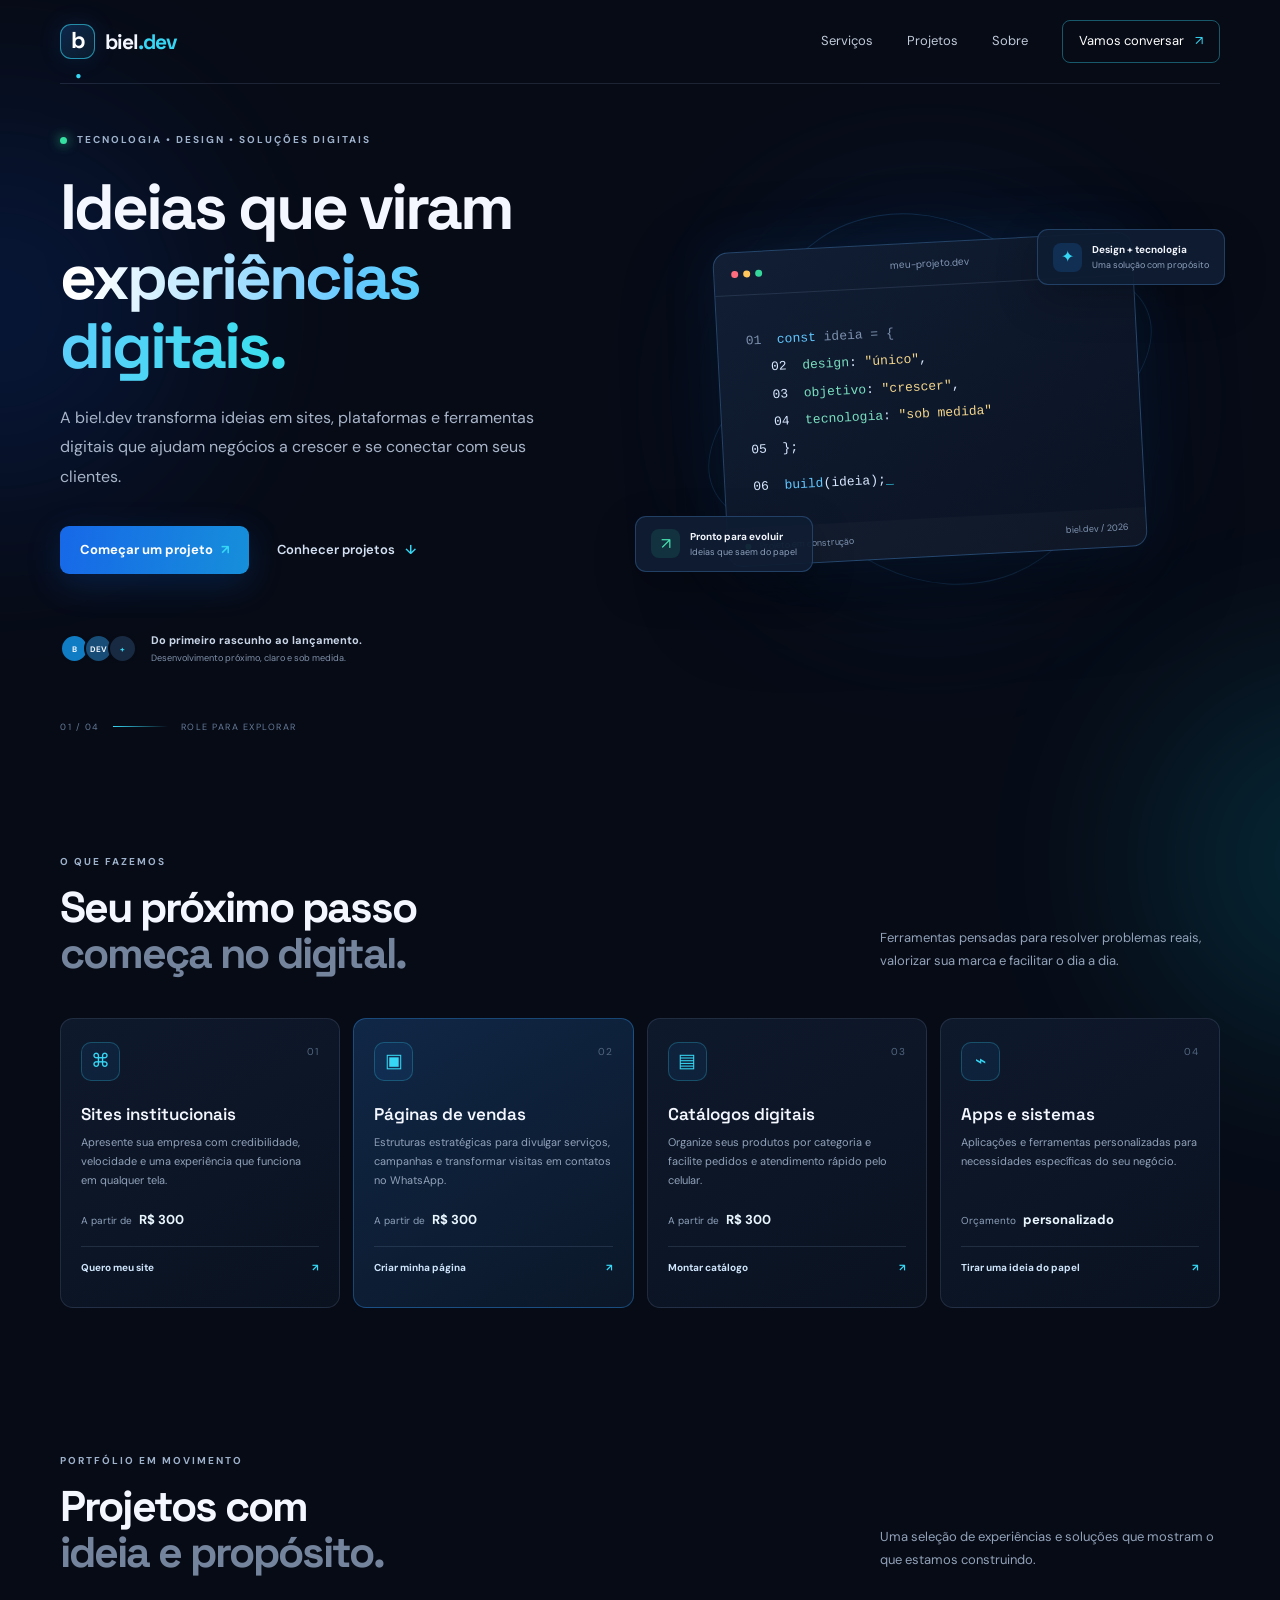
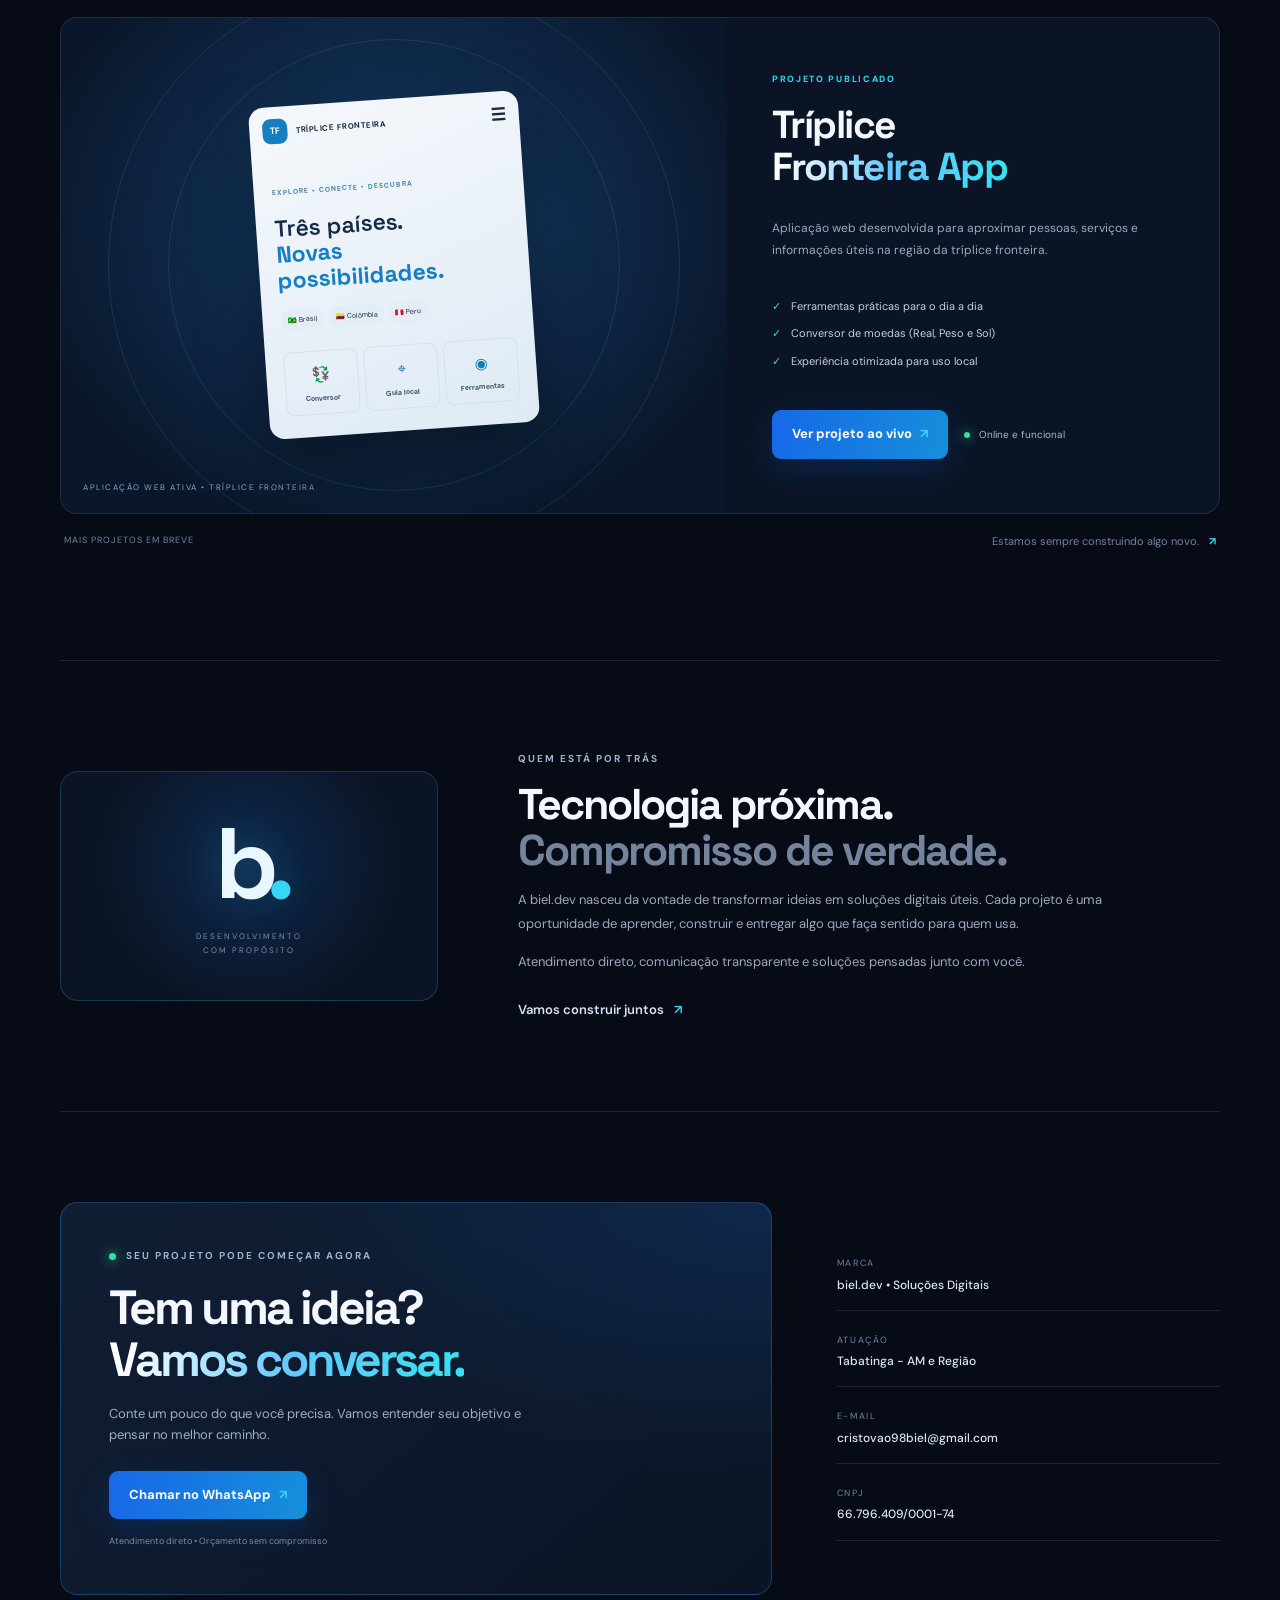
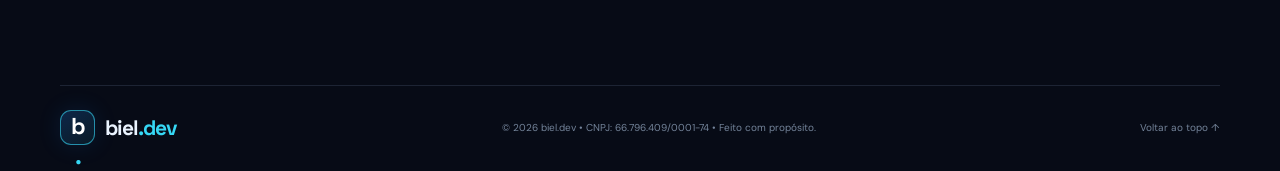
<file: index.html>
<!DOCTYPE html>
<html lang="pt-BR">
<head>
  <meta charset="UTF-8">
  <meta name="viewport" content="width=device-width, initial-scale=1.0">
  <meta name="theme-color" content="#070b16">
  <meta name="description" content="biel.dev — sites, páginas de alta conversão, catálogos digitais, aplicativos e sistemas sob medida.">
  <title>biel.dev | Tecnologia que move negócios</title>
  <link rel="icon" type="image/png" href="favicon.png?v=3">
  <link rel="preconnect" href="https://fonts.googleapis.com">
  <link rel="preconnect" href="https://fonts.gstatic.com" crossorigin>
  <link href="https://fonts.googleapis.com/css2?family=DM+Sans:wght@400;500;600;700&family=Space+Grotesk:wght@400;500;600;700&display=swap" rel="stylesheet">
  <link rel="stylesheet" href="styles.css">
</head>
<body>
  <div class="ambient ambient-one"></div><div class="ambient ambient-two"></div>
  <header class="site-header">
    <a class="brand" href="#inicio" aria-label="biel.dev início"><span class="brand-mark">b<span>.</span></span><span>biel<span class="brand-dot">.dev</span></span></a>
    <button class="menu-toggle" aria-label="Abrir menu" aria-expanded="false"><span></span><span></span></button>
    <nav class="main-nav">
      <a href="#servicos">Serviços</a><a href="#projetos">Projetos</a><a href="#sobre">Sobre</a><a href="#contato" class="nav-cta">Vamos conversar <span>↗</span></a>
    </nav>
  </header>

  <main>
    <section class="hero section-wrap" id="inicio">
      <div class="hero-copy">
        <div class="eyebrow"><span class="status-dot"></span> TECNOLOGIA • DESIGN • SOLUÇÕES DIGITAIS</div>
        <h1>Ideias que viram<br><span class="gradient-text">experiências digitais.</span></h1>
        <p class="hero-lead">A biel.dev transforma ideias em sites, plataformas e ferramentas digitais que ajudam negócios a crescer e se conectar com seus clientes.</p>
        <div class="hero-actions"><a class="button button-primary" href="#contato">Começar um projeto <span>↗</span></a><a class="text-link" href="#projetos">Conhecer projetos <span>↓</span></a></div>
        <div class="hero-proof"><div class="proof-avatars"><span>B</span><span>DEV</span><span>+</span></div><p><strong>Do primeiro rascunho ao lançamento.</strong><br><small>Desenvolvimento próximo, claro e sob medida.</small></p></div>
      </div>
      <div class="hero-art" aria-label="Ilustração de interface digital">
        <div class="orbit orbit-a"></div><div class="orbit orbit-b"></div>
        <div class="code-window">
          <div class="window-top"><div class="window-dots"><i></i><i></i><i></i></div><span>meu-projeto.dev</span><b>•••</b></div>
          <div class="code-content"><div class="code-line muted">01&nbsp; <span>const</span> ideia = {</div><div class="code-line indent">02&nbsp; <em>design</em>: <strong>"único"</strong>,</div><div class="code-line indent">03&nbsp; <em>objetivo</em>: <strong>"crescer"</strong>,</div><div class="code-line indent">04&nbsp; <em>tecnologia</em>: <strong>"sob medida"</strong></div><div class="code-line">05&nbsp; };</div><div class="code-line blank"> </div><div class="code-line">06&nbsp; <span>build</span>(ideia);<b class="cursor">_</b></div></div>
          <div class="window-footer"><span><i></i> Projeto em construção</span><span> biel.dev / 2026</span></div>
        </div>
        <div class="floating-card card-top"><span class="mini-icon">✦</span><div><b>Design + tecnologia</b><small>Uma solução com propósito</small></div></div>
        <div class="floating-card card-bottom"><span class="pulse-icon">↗</span><div><b>Pronto para evoluir</b><small>Ideias que saem do papel</small></div></div>
        <div class="hero-glow"></div>
      </div>
      <div class="hero-bottom"><span>01 / 04</span><span class="scroll-line"></span><span>ROLE PARA EXPLORAR</span></div>
    </section>

    <section class="services section-wrap" id="servicos">
      <div class="section-heading"><div><div class="eyebrow">O QUE FAZEMOS</div><h2>Seu próximo passo<br><span class="muted-heading">começa no digital.</span></h2></div><p>Ferramentas pensadas para resolver problemas reais, valorizar sua marca e facilitar o dia a dia.</p></div>
      <div class="service-grid">
        <article class="service-card"><div class="service-icon">⌘</div><div class="service-number">01</div><h3>Sites institucionais</h3><p>Apresente sua empresa com credibilidade, velocidade e uma experiência que funciona em qualquer tela.</p><div class="service-price">A partir de <strong>R$ 300</strong></div><a href="#contato" class="card-link">Quero meu site <span>↗</span></a></article>
        <article class="service-card featured"><div class="service-icon">▣</div><div class="service-number">02</div><h3>Páginas de vendas</h3><p>Estruturas estratégicas para divulgar serviços, campanhas e transformar visitas em contatos no WhatsApp.</p><div class="service-price">A partir de <strong>R$ 300</strong></div><a href="#contato" class="card-link">Criar minha página <span>↗</span></a></article>
        <article class="service-card"><div class="service-icon">▤</div><div class="service-number">03</div><h3>Catálogos digitais</h3><p>Organize seus produtos por categoria e facilite pedidos e atendimento rápido pelo celular.</p><div class="service-price">A partir de <strong>R$ 300</strong></div><a href="#contato" class="card-link">Montar catálogo <span>↗</span></a></article>
        <article class="service-card"><div class="service-icon">⌁</div><div class="service-number">04</div><h3>Apps e sistemas</h3><p>Aplicações e ferramentas personalizadas para necessidades específicas do seu negócio.</p><div class="service-price">Orçamento <strong>personalizado</strong></div><a href="#contato" class="card-link">Tirar uma ideia do papel <span>↗</span></a></article>
      </div>
    </section>

    <section class="projects section-wrap" id="projetos">
      <div class="section-heading"><div><div class="eyebrow">PORTFÓLIO EM MOVIMENTO</div><h2>Projetos com<br><span class="muted-heading">ideia e propósito.</span></h2></div><p>Uma seleção de experiências e soluções que mostram o que estamos construindo.</p></div>
      <article class="project-feature">
        <div class="project-visual">
          <div class="app-preview">
            <div class="app-top"><span class="app-logo">TF</span><span>TRÍPLICE FRONTEIRA</span><span class="app-menu">☰</span></div>
            <div class="app-main"><small>EXPLORE • CONECTE • DESCUBRA</small><h3>Três países.<br><b>Novas possibilidades.</b></h3><div class="app-pills"><span>🇧🇷 Brasil</span><span>🇨🇴 Colômbia</span><span>🇵🇪 Peru</span></div><div class="app-tools"><div>💱<b>Conversor</b></div><div>⌖<b>Guia local</b></div><div>◉<b>Ferramentas</b></div></div></div>
          </div>
          <div class="visual-caption">APLICAÇÃO WEB ATIVA • TRÍPLICE FRONTEIRA</div>
        </div>
        <div class="project-info">
          <div class="project-tag">PROJETO PUBLICADO</div>
          <h3>Tríplice<br><span class="gradient-text">Fronteira App</span></h3>
          <p>Aplicação web desenvolvida para aproximar pessoas, serviços e informações úteis na região da tríplice fronteira.</p>
          <ul>
            <li>Ferramentas práticas para o dia a dia</li>
            <li>Conversor de moedas (Real, Peso e Sol)</li>
            <li>Experiência otimizada para uso local</li>
          </ul>
          <div style="display:flex; flex-wrap:wrap; align-items:center; gap:16px; margin-top:8px;">
            <a class="button button-primary" href="https://bielxmc.github.io/triplice-fronteira-app/" target="_blank" rel="noopener">Ver projeto ao vivo <span>↗</span></a>
            <span class="project-status"><i></i> Online e funcional</span>
          </div>
        </div>
      </article>
      <div class="project-note"><span>MAIS PROJETOS EM BREVE</span><span>Estamos sempre construindo algo novo. <b>↗</b></span></div>
    </section>

    <section class="about section-wrap" id="sobre">
      <div class="about-mark"><span>b<span>.</span></span><small>DESENVOLVIMENTO<br>COM PROPÓSITO</small></div>
      <div class="about-copy"><div class="eyebrow">QUEM ESTÁ POR TRÁS</div><h2>Tecnologia próxima.<br><span class="muted-heading">Compromisso de verdade.</span></h2><p>A biel.dev nasceu da vontade de transformar ideias em soluções digitais úteis. Cada projeto é uma oportunidade de aprender, construir e entregar algo que faça sentido para quem usa.</p><p>Atendimento direto, comunicação transparente e soluções pensadas junto com você.</p><a href="#contato" class="text-link">Vamos construir juntos <span>↗</span></a></div>
    </section>

    <section class="contact section-wrap" id="contato">
      <div class="contact-panel"><div class="eyebrow"><span class="status-dot"></span> SEU PROJETO PODE COMEÇAR AGORA</div><h2>Tem uma ideia?<br><span class="gradient-text">Vamos conversar.</span></h2><p>Conte um pouco do que você precisa. Vamos entender seu objetivo e pensar no melhor caminho.</p><a class="button button-primary" id="whatsapp-link" href="https://wa.me/5554991277226?text=Ol%C3%A1%2C%20biel.dev!%20Quero%20conversar%20sobre%20um%20projeto." target="_blank" rel="noopener">Chamar no WhatsApp <span>↗</span></a><small class="contact-hint">Atendimento direto • Orçamento sem compromisso</small></div>
      <div class="contact-side"><div><span class="contact-label">MARCA</span><strong>biel.dev • Soluções Digitais</strong></div><div><span class="contact-label">ATUAÇÃO</span><strong>Tabatinga - AM e Região</strong></div><div><span class="contact-label">E-MAIL</span><a href="mailto:cristovao98biel@gmail.com">cristovao98biel@gmail.com</a></div><div><span class="contact-label">CNPJ</span><strong>66.796.409/0001-74</strong></div></div>
    </section>
  </main>
  <footer class="site-footer">
    <a class="brand" href="#inicio"><span class="brand-mark">b<span>.</span></span><span>biel<span class="brand-dot">.dev</span></span></a>
    <span>© <span id="year">2026</span> biel.dev • CNPJ: 66.796.409/0001-74 • Feito com propósito.</span>
    <a href="#inicio">Voltar ao topo ↑</a>
  </footer>
  <script src="script.js"></script>
</body>
</html>
</file>
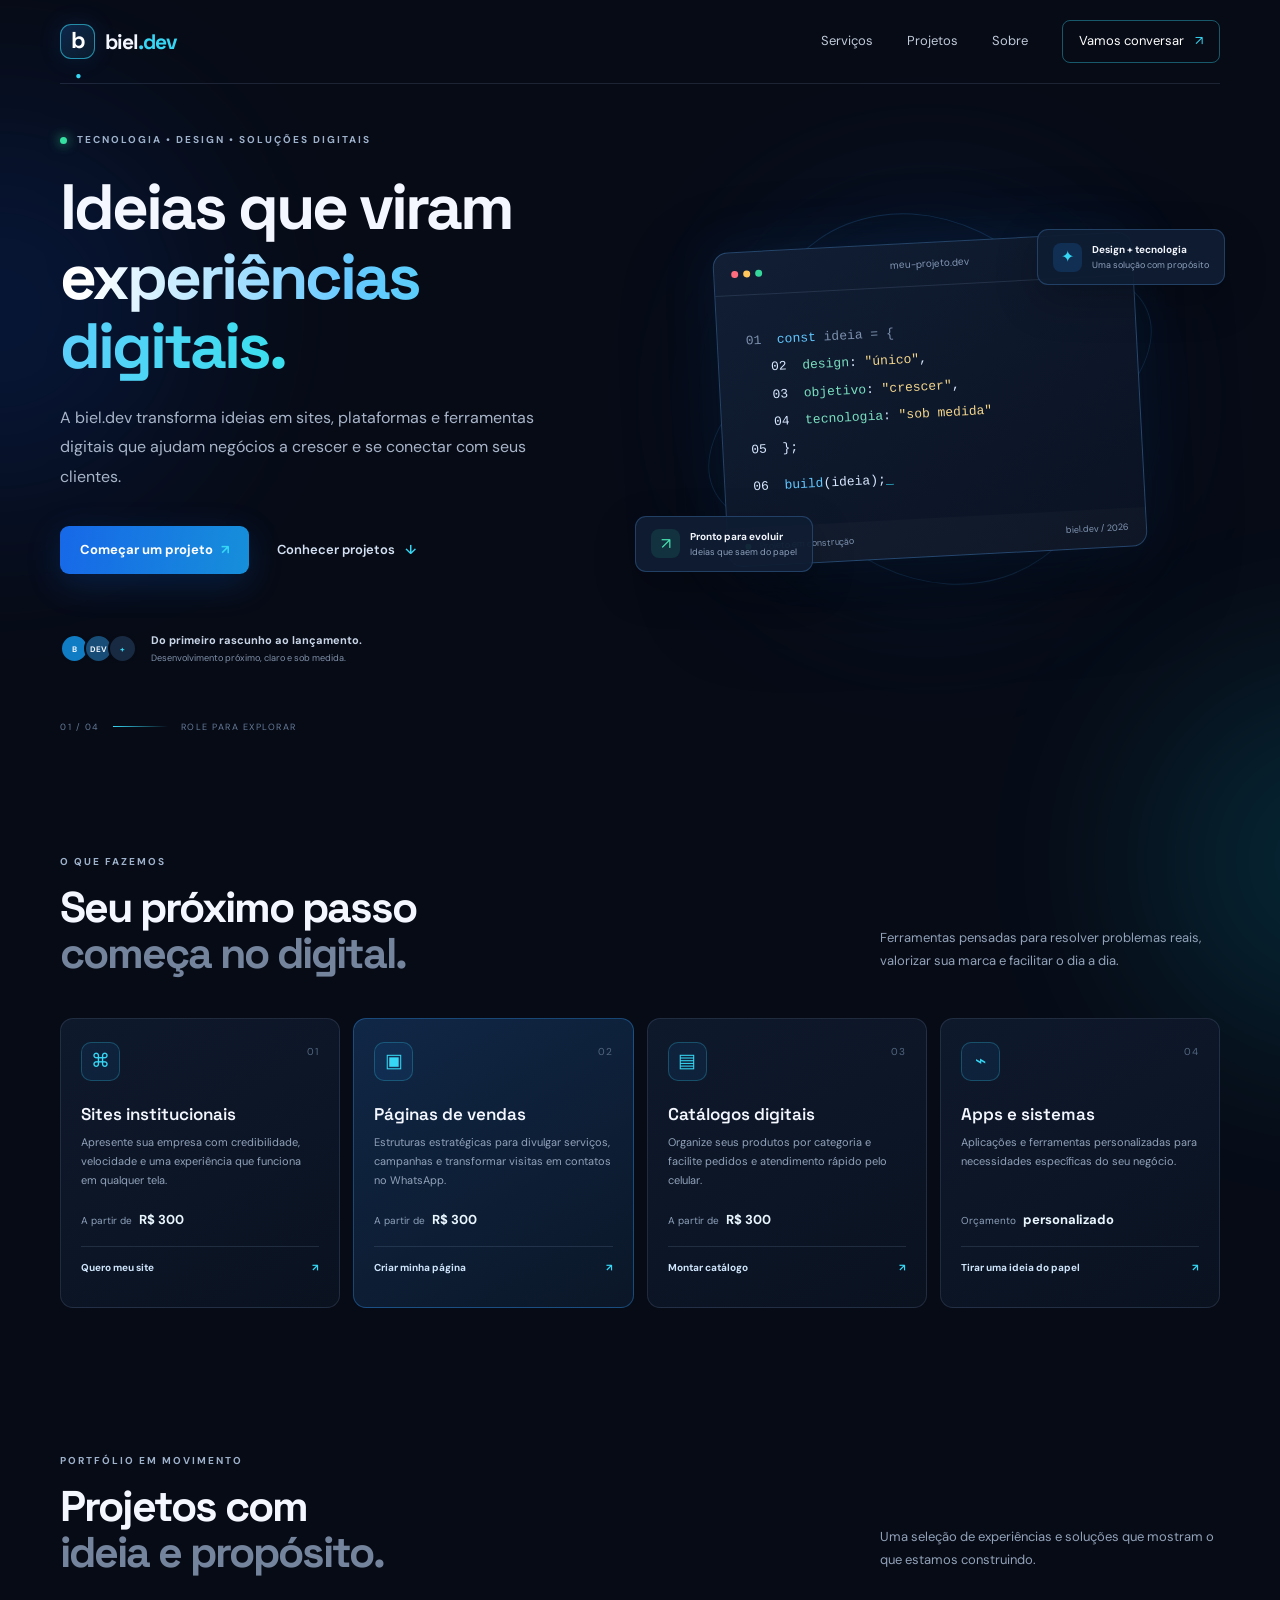
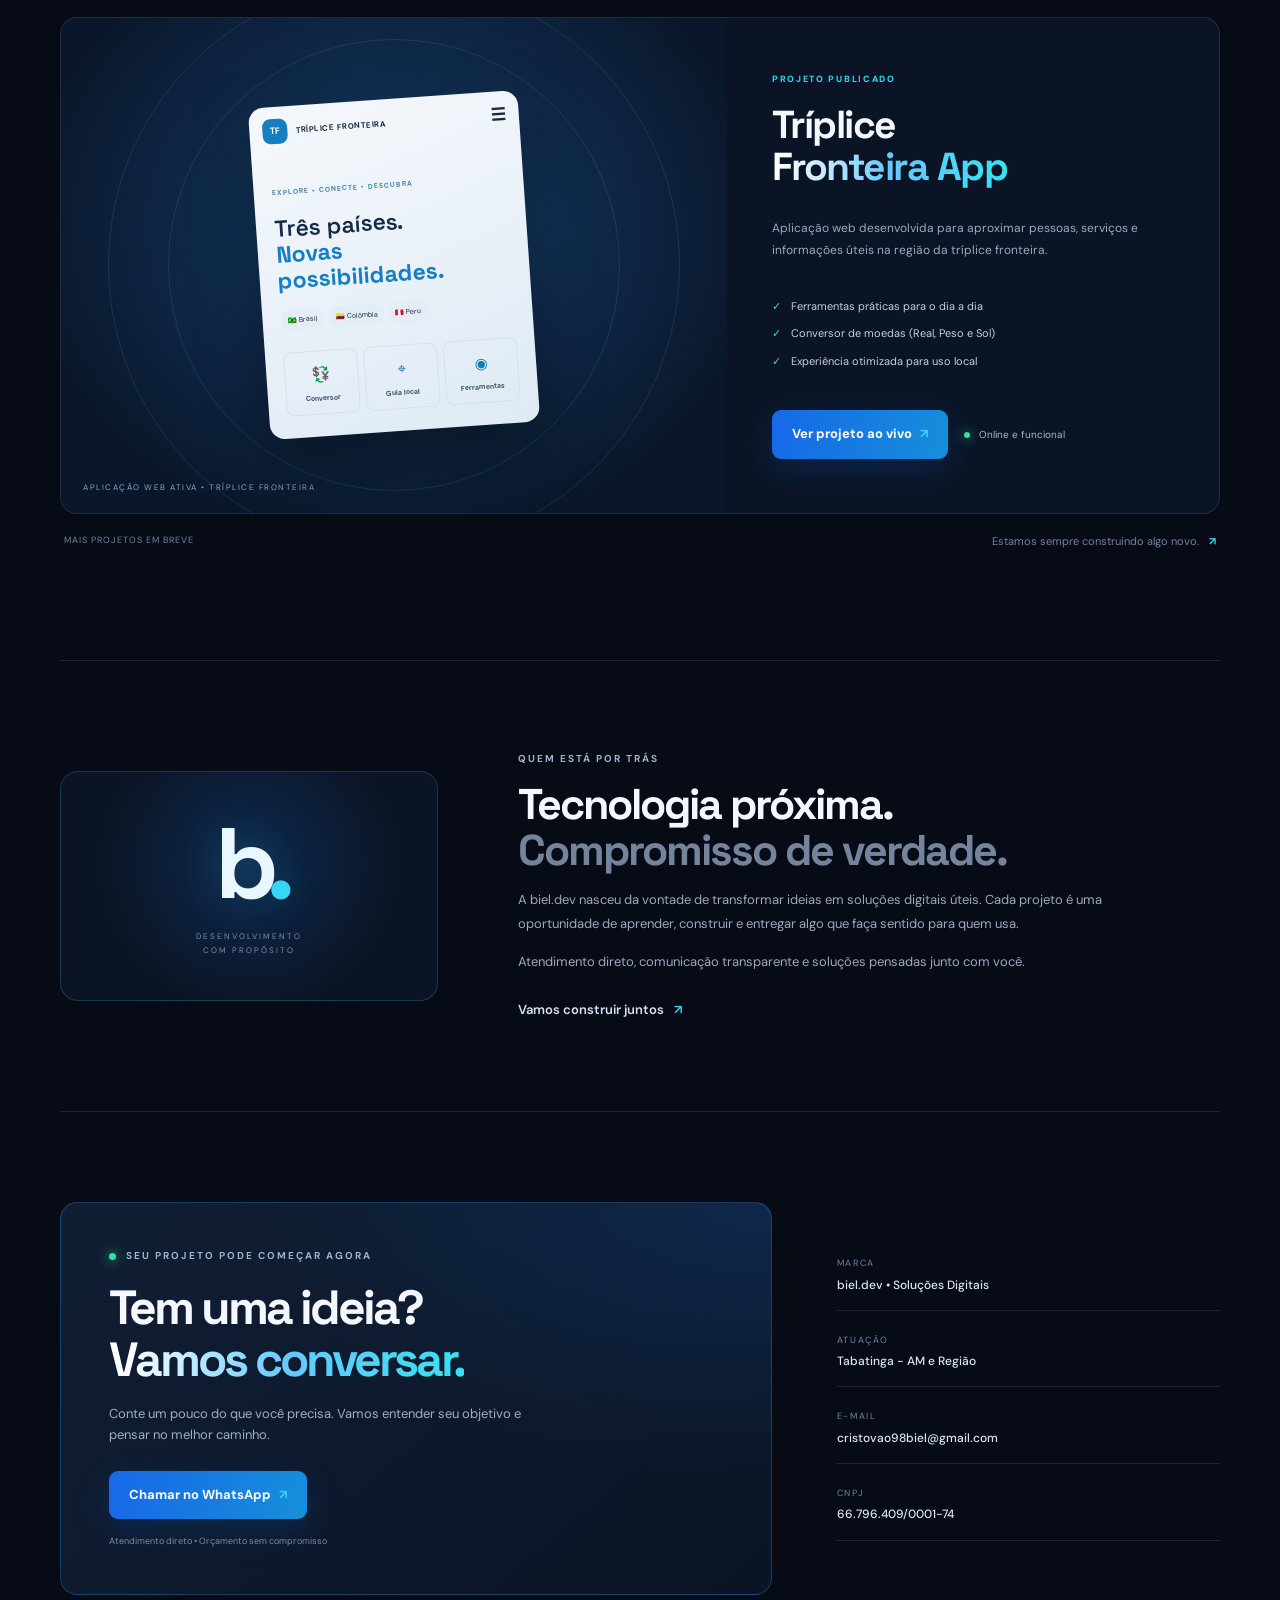
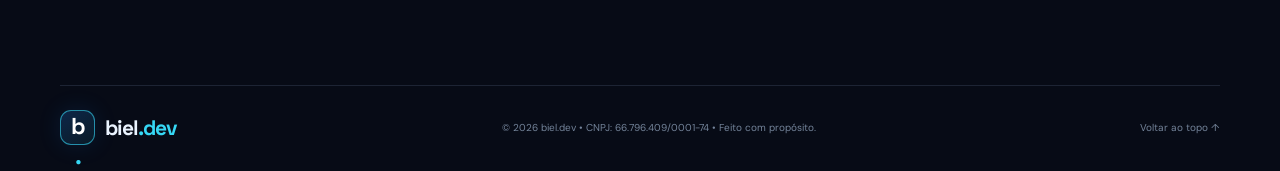
<file: index (3).html>
<!DOCTYPE html>
<html lang="pt-BR">
<head>
  <meta charset="UTF-8">
  <meta name="viewport" content="width=device-width, initial-scale=1.0">
  <meta name="theme-color" content="#070b16">
  <meta name="description" content="biel.dev — sites, páginas de alta conversão, catálogos digitais, aplicativos e sistemas sob medida.">
  <title>biel.dev | Tecnologia que move negócios</title>
  <link rel="preconnect" href="https://fonts.googleapis.com">
  <link rel="preconnect" href="https://fonts.gstatic.com" crossorigin>
  <link href="https://fonts.googleapis.com/css2?family=DM+Sans:wght@400;500;600;700&family=Space+Grotesk:wght@400;500;600;700&display=swap" rel="stylesheet">
  <link rel="stylesheet" href="styles.css">
</head>
<body>
  <div class="ambient ambient-one"></div><div class="ambient ambient-two"></div>
  <header class="site-header">
    <a class="brand" href="#inicio" aria-label="biel.dev início"><span class="brand-mark">b<span>.</span></span><span>biel<span class="brand-dot">.dev</span></span></a>
    <button class="menu-toggle" aria-label="Abrir menu" aria-expanded="false"><span></span><span></span></button>
    <nav class="main-nav">
      <a href="#servicos">Serviços</a><a href="#projetos">Projetos</a><a href="#sobre">Sobre</a><a href="#contato" class="nav-cta">Vamos conversar <span>↗</span></a>
    </nav>
  </header>

  <main>
    <section class="hero section-wrap" id="inicio">
      <div class="hero-copy">
        <div class="eyebrow"><span class="status-dot"></span> TECNOLOGIA • DESIGN • SOLUÇÕES DIGITAIS</div>
        <h1>Ideias que viram<br><span class="gradient-text">experiências digitais.</span></h1>
        <p class="hero-lead">A biel.dev transforma ideias em sites, plataformas e ferramentas digitais que ajudam negócios a crescer e se conectar com seus clientes.</p>
        <div class="hero-actions"><a class="button button-primary" href="#contato">Começar um projeto <span>↗</span></a><a class="text-link" href="#projetos">Conhecer projetos <span>↓</span></a></div>
        <div class="hero-proof"><div class="proof-avatars"><span>B</span><span>DEV</span><span>+</span></div><p><strong>Do primeiro rascunho ao lançamento.</strong><br><small>Desenvolvimento próximo, claro e sob medida.</small></p></div>
      </div>
      <div class="hero-art" aria-label="Ilustração de interface digital">
        <div class="orbit orbit-a"></div><div class="orbit orbit-b"></div>
        <div class="code-window">
          <div class="window-top"><div class="window-dots"><i></i><i></i><i></i></div><span>meu-projeto.dev</span><b>•••</b></div>
          <div class="code-content"><div class="code-line muted">01&nbsp; <span>const</span> ideia = {</div><div class="code-line indent">02&nbsp; <em>design</em>: <strong>"único"</strong>,</div><div class="code-line indent">03&nbsp; <em>objetivo</em>: <strong>"crescer"</strong>,</div><div class="code-line indent">04&nbsp; <em>tecnologia</em>: <strong>"sob medida"</strong></div><div class="code-line">05&nbsp; };</div><div class="code-line blank"> </div><div class="code-line">06&nbsp; <span>build</span>(ideia);<b class="cursor">_</b></div></div>
          <div class="window-footer"><span><i></i> Projeto em construção</span><span> biel.dev / 2026</span></div>
        </div>
        <div class="floating-card card-top"><span class="mini-icon">✦</span><div><b>Design + tecnologia</b><small>Uma solução com propósito</small></div></div>
        <div class="floating-card card-bottom"><span class="pulse-icon">↗</span><div><b>Pronto para evoluir</b><small>Ideias que saem do papel</small></div></div>
        <div class="hero-glow"></div>
      </div>
      <div class="hero-bottom"><span>01 / 04</span><span class="scroll-line"></span><span>ROLE PARA EXPLORAR</span></div>
    </section>

    <section class="services section-wrap" id="servicos">
      <div class="section-heading"><div><div class="eyebrow">O QUE FAZEMOS</div><h2>Seu próximo passo<br><span class="muted-heading">começa no digital.</span></h2></div><p>Ferramentas pensadas para resolver problemas reais, valorizar sua marca e facilitar o dia a dia.</p></div>
      <div class="service-grid">
        <article class="service-card"><div class="service-icon">⌘</div><div class="service-number">01</div><h3>Sites institucionais</h3><p>Apresente sua empresa com credibilidade, velocidade e uma experiência que funciona em qualquer tela.</p><div class="service-price">A partir de <strong>R$ 300</strong></div><a href="#contato" class="card-link">Quero meu site <span>↗</span></a></article>
        <article class="service-card featured"><div class="service-icon">▣</div><div class="service-number">02</div><h3>Páginas de vendas</h3><p>Estruturas estratégicas para divulgar serviços, campanhas e transformar visitas em contatos no WhatsApp.</p><div class="service-price">A partir de <strong>R$ 300</strong></div><a href="#contato" class="card-link">Criar minha página <span>↗</span></a></article>
        <article class="service-card"><div class="service-icon">▤</div><div class="service-number">03</div><h3>Catálogos digitais</h3><p>Organize seus produtos por categoria e facilite pedidos e atendimento rápido pelo celular.</p><div class="service-price">A partir de <strong>R$ 300</strong></div><a href="#contato" class="card-link">Montar catálogo <span>↗</span></a></article>
        <article class="service-card"><div class="service-icon">⌁</div><div class="service-number">04</div><h3>Apps e sistemas</h3><p>Aplicações e ferramentas personalizadas para necessidades específicas do seu negócio.</p><div class="service-price">Orçamento <strong>personalizado</strong></div><a href="#contato" class="card-link">Tirar uma ideia do papel <span>↗</span></a></article>
      </div>
    </section>

    <section class="projects section-wrap" id="projetos">
      <div class="section-heading"><div><div class="eyebrow">PORTFÓLIO EM MOVIMENTO</div><h2>Projetos com<br><span class="muted-heading">ideia e propósito.</span></h2></div><p>Uma seleção de experiências e soluções que mostram o que estamos construindo.</p></div>
      <article class="project-feature">
        <div class="project-visual">
          <div class="app-preview">
            <div class="app-top"><span class="app-logo">TF</span><span>TRÍPLICE FRONTEIRA</span><span class="app-menu">☰</span></div>
            <div class="app-main"><small>EXPLORE • CONECTE • DESCUBRA</small><h3>Três países.<br><b>Novas possibilidades.</b></h3><div class="app-pills"><span>🇧🇷 Brasil</span><span>🇨🇴 Colômbia</span><span>🇵🇪 Peru</span></div><div class="app-tools"><div>💱<b>Conversor</b></div><div>⌖<b>Guia local</b></div><div>◉<b>Ferramentas</b></div></div></div>
          </div>
          <div class="visual-caption">APLICAÇÃO WEB ATIVA • TRÍPLICE FRONTEIRA</div>
        </div>
        <div class="project-info">
          <div class="project-tag">PROJETO PUBLICADO</div>
          <h3>Tríplice<br><span class="gradient-text">Fronteira App</span></h3>
          <p>Aplicação web desenvolvida para aproximar pessoas, serviços e informações úteis na região da tríplice fronteira.</p>
          <ul>
            <li>Ferramentas práticas para o dia a dia</li>
            <li>Conversor de moedas (Real, Peso e Sol)</li>
            <li>Experiência otimizada para uso local</li>
          </ul>
          <div style="display:flex; flex-wrap:wrap; align-items:center; gap:16px; margin-top:8px;">
            <a class="button button-primary" href="https://bielxmc.github.io/triplice-fronteira-app/" target="_blank" rel="noopener">Ver projeto ao vivo <span>↗</span></a>
            <span class="project-status"><i></i> Online e funcional</span>
          </div>
        </div>
      </article>
      <div class="project-note"><span>MAIS PROJETOS EM BREVE</span><span>Estamos sempre construindo algo novo. <b>↗</b></span></div>
    </section>

    <section class="about section-wrap" id="sobre">
      <div class="about-mark"><span>b<span>.</span></span><small>DESENVOLVIMENTO<br>COM PROPÓSITO</small></div>
      <div class="about-copy"><div class="eyebrow">QUEM ESTÁ POR TRÁS</div><h2>Tecnologia próxima.<br><span class="muted-heading">Compromisso de verdade.</span></h2><p>A biel.dev nasceu da vontade de transformar ideias em soluções digitais úteis. Cada projeto é uma oportunidade de aprender, construir e entregar algo que faça sentido para quem usa.</p><p>Atendimento direto, comunicação transparente e soluções pensadas junto com você.</p><a href="#contato" class="text-link">Vamos construir juntos <span>↗</span></a></div>
    </section>

    <section class="contact section-wrap" id="contato">
      <div class="contact-panel"><div class="eyebrow"><span class="status-dot"></span> SEU PROJETO PODE COMEÇAR AGORA</div><h2>Tem uma ideia?<br><span class="gradient-text">Vamos conversar.</span></h2><p>Conte um pouco do que você precisa. Vamos entender seu objetivo e pensar no melhor caminho.</p><a class="button button-primary" id="whatsapp-link" href="https://wa.me/5554991277226?text=Ol%C3%A1%2C%20biel.dev!%20Quero%20conversar%20sobre%20um%20projeto." target="_blank" rel="noopener">Chamar no WhatsApp <span>↗</span></a><small class="contact-hint">Atendimento direto • Orçamento sem compromisso</small></div>
      <div class="contact-side"><div><span class="contact-label">MARCA</span><strong>biel.dev • Soluções Digitais</strong></div><div><span class="contact-label">ATUAÇÃO</span><strong>Tabatinga - AM e Região</strong></div><div><span class="contact-label">E-MAIL</span><a href="mailto:cristovao98biel@gmail.com">cristovao98biel@gmail.com</a></div><div><span class="contact-label">CNPJ</span><strong>66.796.409/0001-74</strong></div></div>
    </section>
  </main>
  <footer class="site-footer">
    <a class="brand" href="#inicio"><span class="brand-mark">b<span>.</span></span><span>biel<span class="brand-dot">.dev</span></span></a>
    <span>© <span id="year">2026</span> biel.dev • CNPJ: 66.796.409/0001-74 • Feito com propósito.</span>
    <a href="#inicio">Voltar ao topo ↑</a>
  </footer>
  <script src="script.js"></script>
</body>
</html>
</file>
<file: styles.css>
*{box-sizing:border-box} :root{--bg:#070b16;--panel:#0c1425;--panel2:#101c31;--text:#f4f7ff;--muted:#9aa8bd;--blue:#2589ff;--cyan:#36d7f4;--line:rgba(151,180,220,.15)}html{scroll-behavior:smooth;scroll-padding-top:90px}body{margin:0;background:var(--bg);color:var(--text);font-family:"DM Sans",sans-serif;line-height:1.6;overflow-x:hidden}a{color:inherit;text-decoration:none}.ambient{position:absolute;pointer-events:none;filter:blur(100px);opacity:.15;border-radius:50%;z-index:-1}.ambient-one{width:380px;height:380px;background:#075cff;top:120px;left:-190px}.ambient-two{width:360px;height:360px;background:#00c9e8;top:680px;right:-230px}.section-wrap{width:min(1160px,calc(100% - 48px));margin-inline:auto}.site-header{height:84px;width:min(1160px,calc(100% - 48px));margin:auto;display:flex;align-items:center;justify-content:space-between;border-bottom:1px solid var(--line);position:relative;z-index:20}.brand{display:flex;align-items:center;gap:10px;font:700 21px "Space Grotesk",sans-serif;letter-spacing:-1px}.brand-mark{width:35px;height:35px;border:1px solid rgba(54,215,244,.6);border-radius:11px;display:grid;place-items:center;color:#fff;font-size:23px;background:linear-gradient(145deg,rgba(37,137,255,.22),rgba(54,215,244,.08));box-shadow:0 0 24px rgba(37,137,255,.12)}.brand-mark span,.brand-dot{color:var(--cyan)}.main-nav{display:flex;align-items:center;gap:34px;font-size:13px;color:#c0cad9}.main-nav a:hover,.text-link:hover{color:var(--cyan)}.main-nav .nav-cta{border:1px solid rgba(54,215,244,.38);padding:10px 16px;border-radius:8px;color:#fff}.nav-cta span,.button span{color:var(--cyan);margin-left:8px}.menu-toggle{display:none}.hero{min-height:670px;display:grid;grid-template-columns:1fr 1fr;align-items:center;position:relative;padding-top:35px;padding-bottom:75px}.eyebrow{font-size:10px;letter-spacing:2px;font-weight:700;color:#9fb2cc;display:flex;align-items:center;gap:10px}.status-dot,.project-status i{width:7px;height:7px;background:#35e1a0;border-radius:50%;box-shadow:0 0 12px #35e1a0}.hero h1,.section-heading h2,.about h2,.contact h2{font:700 clamp(42px,5vw,66px)/1.08 "Space Grotesk",sans-serif;letter-spacing:-3px;margin:25px 0 22px}.gradient-text{background:linear-gradient(95deg,#fff 5%,#65c9ff 50%,#39e0ed 100%);-webkit-background-clip:text;background-clip:text;color:transparent}.hero-lead{color:#a8b5c9;max-width:510px;font-size:16px;line-height:1.85}.hero-actions{display:flex;align-items:center;gap:28px;margin-top:34px}.button{display:inline-flex;align-items:center;justify-content:center;padding:14px 20px;border-radius:9px;font-size:13px;font-weight:700;transition:.2s}.button-primary{background:linear-gradient(100deg,#1768e8,#168fda);box-shadow:0 10px 35px rgba(16,112,236,.2);color:#fff}.button-primary:hover{transform:translateY(-3px);box-shadow:0 14px 38px rgba(16,112,236,.34)}.text-link{font-size:13px;color:#d4e2f4;font-weight:600}.text-link span{color:var(--cyan);padding-left:7px}.hero-proof{display:flex;align-items:center;gap:14px;margin-top:58px}.proof-avatars{display:flex}.proof-avatars span{width:29px;height:29px;border-radius:50%;border:2px solid var(--bg);background:#173d69;display:grid;place-items:center;margin-left:-5px;font-size:8px;font-weight:700}.proof-avatars span:first-child{margin-left:0;background:#0f7cc4}.proof-avatars span:nth-child(2){background:#174d77}.proof-avatars span:last-child{background:#182a42;color:var(--cyan)}.hero-proof p{font-size:11px;line-height:1.5;color:#c9d6e8;margin:0}.hero-proof small{color:#7f90a9}.hero-art{height:450px;position:relative;display:grid;place-items:center}.hero-glow{position:absolute;width:320px;height:320px;border-radius:50%;background:#0879ff;filter:blur(100px);opacity:.17;z-index:-1}.orbit{position:absolute;border:1px solid rgba(68,164,255,.18);border-radius:50%;transform:rotate(-22deg)}.orbit-a{width:470px;height:220px}.orbit-b{width:390px;height:330px;transform:rotate(55deg)}.code-window{width:min(420px,90%);background:linear-gradient(145deg,#111e34,#0a1222);border:1px solid rgba(94,175,255,.3);border-radius:15px;box-shadow:0 30px 90px rgba(0,0,0,.45),0 0 55px rgba(23,124,255,.12);overflow:hidden;transform:rotate(-3deg);z-index:2}.window-top,.window-footer{height:43px;display:flex;align-items:center;justify-content:space-between;padding:0 17px;color:#8296b4;font-size:10px;border-bottom:1px solid var(--line)}.window-dots{display:flex;gap:5px}.window-dots i{width:7px;height:7px;border-radius:50%;background:#ff6c7d}.window-dots i:nth-child(2){background:#ffc65c}.window-dots i:nth-child(3){background:#36d79b}.window-top b{letter-spacing:2px}.code-content{padding:32px 28px 26px;font:13px/2.1 ui-monospace,monospace;color:#d8e8ff}.code-line span{color:#61c8ff}.code-line em{color:#7be0c0;font-style:normal}.code-line strong{color:#f4d68b;font-weight:500}.code-line.muted{color:#7d91ae}.code-line.indent{padding-left:24px}.code-line.blank{height:10px}.cursor{color:var(--cyan);animation:blink 1s infinite}.window-footer{height:38px;border:0;background:rgba(255,255,255,.02);font-size:9px}.window-footer i{display:inline-block;width:6px;height:6px;background:#39dba0;border-radius:50%;margin-right:6px}.floating-card{position:absolute;display:flex;align-items:center;gap:10px;background:rgba(15,29,50,.94);border:1px solid rgba(91,170,255,.25);padding:12px 15px;border-radius:11px;box-shadow:0 15px 40px rgba(0,0,0,.25);z-index:3}.floating-card b,.floating-card small{display:block}.floating-card b{font-size:10px}.floating-card small{font-size:9px;color:#8ea1bc}.card-top{top:55px;right:-5px}.card-bottom{bottom:52px;left:-5px}.mini-icon,.pulse-icon{width:29px;height:29px;border-radius:8px;display:grid;place-items:center;background:rgba(38,139,255,.17);color:var(--cyan)}.pulse-icon{background:rgba(44,221,168,.12);color:#48e3b2}.hero-bottom{position:absolute;bottom:20px;left:0;right:0;display:flex;align-items:center;gap:13px;color:#657b99;font-size:9px;letter-spacing:1.5px}.scroll-line{height:1px;width:55px;background:linear-gradient(90deg,var(--cyan),transparent)}.services,.projects{padding-top:100px;padding-bottom:90px}.section-heading{display:flex;justify-content:space-between;align-items:end;margin-bottom:40px}.section-heading h2,.about h2{font-size:43px;letter-spacing:-2px;margin:15px 0 0}.muted-heading{color:#74849c}.section-heading>p{max-width:340px;color:#92a2b9;font-size:13px;line-height:1.8;margin:0 0 5px}.service-grid{display:grid;grid-template-columns:repeat(4,1fr);gap:13px}.service-card{min-height:290px;background:linear-gradient(150deg,#0e192c,#0a1220);border:1px solid var(--line);border-radius:13px;padding:23px 20px;position:relative;transition:.25s}.service-card:hover{transform:translateY(-5px);border-color:rgba(54,215,244,.45)}.service-card.featured{background:linear-gradient(150deg,#102746,#0b1728);border-color:rgba(49,157,255,.35)}.service-icon{width:39px;height:39px;border:1px solid rgba(54,215,244,.25);border-radius:10px;display:grid;place-items:center;color:var(--cyan);font-size:19px;background:rgba(31,129,220,.1)}.service-number{position:absolute;right:20px;top:25px;color:#536781;font-size:10px;letter-spacing:1px}.service-card h3{font:600 17px "Space Grotesk",sans-serif;margin:22px 0 8px}.service-card p{font-size:11px;color:#91a2ba;line-height:1.75;min-height:60px;margin:0}.service-price{font-size:10px;color:#8ea1bb;margin-top:17px}.service-price strong{color:#eaf6ff;font-size:13px;margin-left:4px}.card-link{display:flex;justify-content:space-between;border-top:1px solid var(--line);padding-top:13px;margin-top:15px;font-size:10px;color:#cfe5fb;font-weight:700}.card-link span{color:var(--cyan)}.projects{padding-top:55px}.project-feature{display:grid;grid-template-columns:1.15fr .85fr;border:1px solid var(--line);border-radius:17px;overflow:hidden;background:#0b1424}.project-visual{min-height:390px;background:radial-gradient(ellipse at 50% 42%,#164a79 0%,#102b4c 38%,#0a172b 78%);display:grid;place-items:center;position:relative;overflow:hidden}.project-visual:before,.project-visual:after{content:"";position:absolute;width:450px;height:450px;border:1px solid rgba(92,190,255,.14);border-radius:50%}.project-visual:after{width:570px;height:570px}.app-preview{width:270px;min-height:300px;background:linear-gradient(160deg,#f5f8fc,#dfeaf4);border-radius:15px;box-shadow:0 25px 65px rgba(0,0,0,.38);color:#142b45;z-index:2;transform:rotate(-4deg);overflow:hidden}.app-top{height:48px;display:flex;align-items:center;gap:8px;padding:0 13px;font-size:8px;font-weight:700;letter-spacing:.5px}.app-logo{width:25px;height:25px;border-radius:8px;background:#147fc2;color:white;display:grid;place-items:center;font-size:9px}.app-menu{margin-left:auto;font-size:17px}.app-main{padding:22px 18px}.app-main>small{font-size:7px;letter-spacing:1px;color:#4786ac;font-weight:700}.app-main h3{font:600 23px/1.15 "Space Grotesk",sans-serif;margin:13px 0 15px}.app-main h3 b{color:#147fc2}.app-pills{display:flex;gap:4px;flex-wrap:wrap}.app-pills span{font-size:7px;background:#e2edf6;padding:5px 7px;border-radius:20px}.app-tools{display:grid;grid-template-columns:repeat(3,1fr);gap:6px;margin-top:22px}.app-tools div{height:64px;border:1px solid #d5e1ec;border-radius:8px;display:flex;flex-direction:column;align-items:center;justify-content:center;gap:6px;font-size:15px;color:#167bb5}.app-tools b{font-size:7px;color:#35536d}.visual-caption{position:absolute;bottom:19px;left:22px;font-size:8px;letter-spacing:1.5px;color:#86a9c9}.project-info{padding:54px 45px;display:flex;flex-direction:column;justify-content:center}.project-tag{font-size:9px;letter-spacing:1.7px;color:var(--cyan);font-weight:700}.project-info h3{font:700 39px/1.08 "Space Grotesk",sans-serif;letter-spacing:-1.5px;margin:18px 0}.project-info p{font-size:12px;color:#9aaac0;line-height:1.8}.project-info ul{list-style:none;padding:0;margin:14px 0 22px}.project-info li{font-size:11px;color:#c3d0e1;margin:10px 0}.project-info li:before{content:"✓";color:#40dcb7;margin-right:10px}.project-status{font-size:10px;color:#a5b8ce;display:flex;align-items:center;gap:9px}.project-status i{width:6px;height:6px}.project-note{display:flex;justify-content:space-between;padding:19px 4px;color:#72849d;font-size:9px;letter-spacing:1px}.project-note span:last-child{letter-spacing:0;font-size:11px}.project-note b{color:var(--cyan);margin-left:7px}.about{border-top:1px solid var(--line);border-bottom:1px solid var(--line);padding-top:90px;padding-bottom:90px;display:grid;grid-template-columns:.7fr 1.3fr;gap:80px;align-items:center}.about-mark{height:230px;border:1px solid rgba(54,215,244,.2);border-radius:18px;background:radial-gradient(circle at 50% 40%,rgba(26,127,255,.2),transparent 65%),#0b1424;display:flex;flex-direction:column;align-items:center;justify-content:center;gap:15px}.about-mark>span{font:700 100px/1 "Space Grotesk";letter-spacing:-12px;color:#eaf7ff;text-shadow:0 0 45px rgba(54,215,244,.2)}.about-mark>span span{color:var(--cyan)}.about-mark small{text-align:center;color:#7890ae;letter-spacing:2px;font-size:8px;line-height:1.8}.about-copy p{max-width:650px;color:#99a9bf;font-size:13px;line-height:1.9}.about-copy .text-link{display:inline-block;margin-top:12px}.contact{padding-top:90px;padding-bottom:90px;display:grid;grid-template-columns:1.3fr .7fr;gap:65px;align-items:center}.contact-panel{padding:45px 48px;border:1px solid rgba(55,164,255,.27);border-radius:17px;background:radial-gradient(ellipse at 100% 0%,rgba(17,113,223,.18),transparent 50%),linear-gradient(140deg,#101e34,#0b1424)}.contact h2{font-size:48px;margin:18px 0}.contact-panel>p{font-size:13px;color:#9eafc5;max-width:450px;margin-bottom:25px}.contact-hint{display:block;margin-top:15px;color:#788ca8;font-size:9px}.contact-side{display:grid;gap:22px}.contact-side>div{display:flex;flex-direction:column;gap:5px;border-bottom:1px solid var(--line);padding-bottom:15px}.contact-label{font-size:9px;color:#6f86a4;letter-spacing:1.6px}.contact-side strong,.contact-side a,.contact-side div>span:last-child{font-size:12px;color:#d8e6f6;font-weight:500}.contact-side a:hover{color:var(--cyan)}.site-footer{width:min(1160px,calc(100% - 48px));margin:auto;border-top:1px solid var(--line);min-height:85px;display:flex;align-items:center;justify-content:space-between;color:#74849a;font-size:10px}.site-footer .brand{color:#eaf3ff}.site-footer>a:last-child:hover{color:var(--cyan)}@keyframes blink{50%{opacity:0}}@media(max-width:900px){.hero{grid-template-columns:1fr 1fr;min-height:610px}.hero h1{font-size:50px}.service-grid{grid-template-columns:repeat(2,1fr)}.project-info{padding:38px 30px}.about{gap:40px}.section-heading>p{max-width:280px}}@media(max-width:680px){.section-wrap,.site-header,.site-footer{width:calc(100% - 36px)}.site-header{height:72px}.menu-toggle{display:flex;flex-direction:column;gap:5px;background:none;border:0;padding:10px}.menu-toggle span{height:2px;width:23px;background:#d9eaff;display:block}.main-nav{display:none;position:absolute;top:71px;left:0;right:0;padding:18px;background:#0c1729;border:1px solid var(--line);border-radius:0 0 12px 12px;flex-direction:column;align-items:stretch;gap:18px}.main-nav.open{display:flex}.main-nav .nav-cta{text-align:center}.hero{grid-template-columns:1fr;padding-top:65px;padding-bottom:65px;min-height:auto}.hero h1{font-size:47px;letter-spacing:-2.5px}.hero-lead{font-size:14px}.hero-art{height:340px;margin-top:25px}.code-window{width:88%}.card-top{right:0;top:20px}.card-bottom{left:0;bottom:18px}.floating-card{padding:9px 11px}.hero-bottom{bottom:15px}.services,.projects{padding-top:65px;padding-bottom:60px}.section-heading{display:block}.section-heading h2,.about h2{font-size:36px}.section-heading>p{margin-top:18px}.service-grid{grid-template-columns:1fr}.service-card{min-height:260px}.service-card p{min-height:0}.project-feature{grid-template-columns:1fr}.project-visual{min-height:340px}.project-info{padding:35px 25px}.project-info h3{font-size:35px}.project-note{gap:15px;flex-direction:column}.about{grid-template-columns:1fr;gap:30px;padding-top:65px;padding-bottom:65px}.about-mark{height:190px}.contact{grid-template-columns:1fr;gap:38px;padding-top:65px;padding-bottom:65px}.contact-panel{padding:32px 24px}.contact h2{font-size:40px}.site-footer{padding:22px 0;gap:12px;flex-wrap:wrap}.site-footer>span{order:3;width:100%}}@media(prefers-reduced-motion:reduce){html{scroll-behavior:auto}*,*:before,*:after{animation-duration:.01ms!important;transition-duration:.01ms!important}}
</file>
